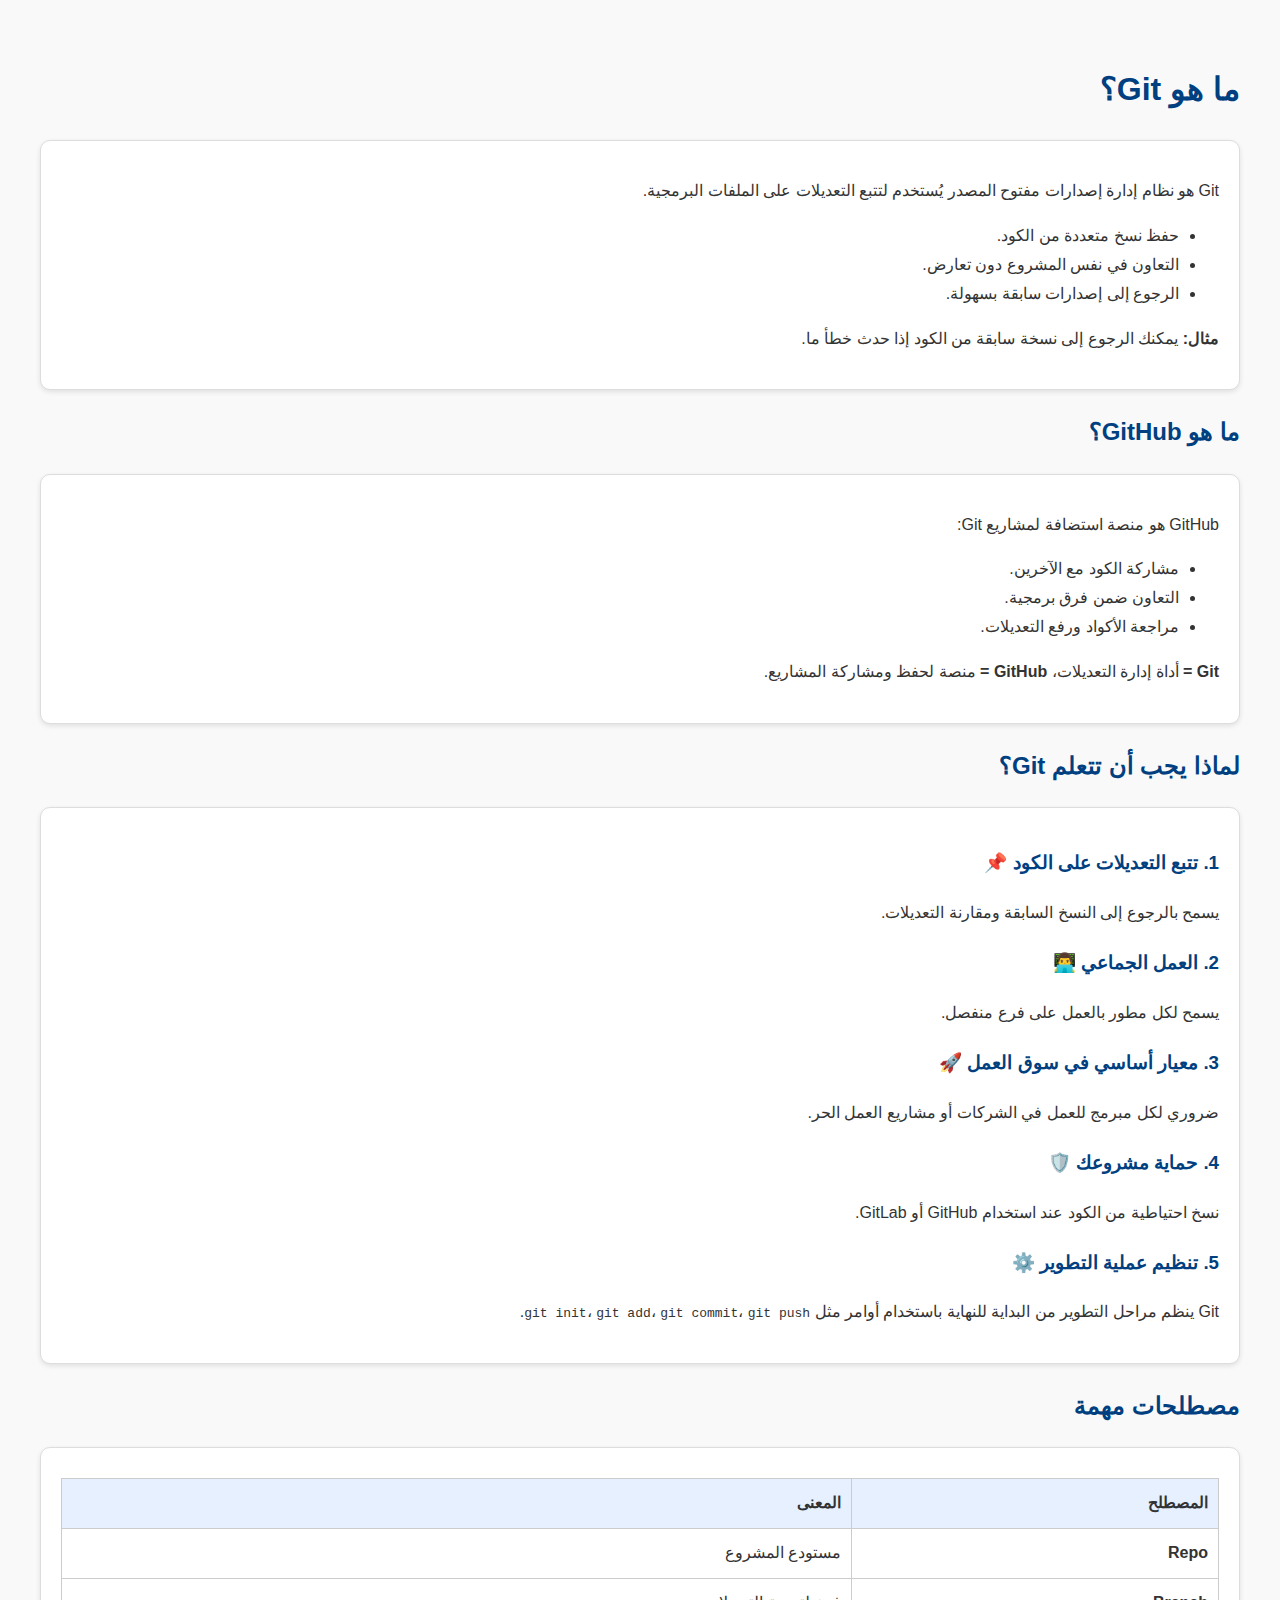
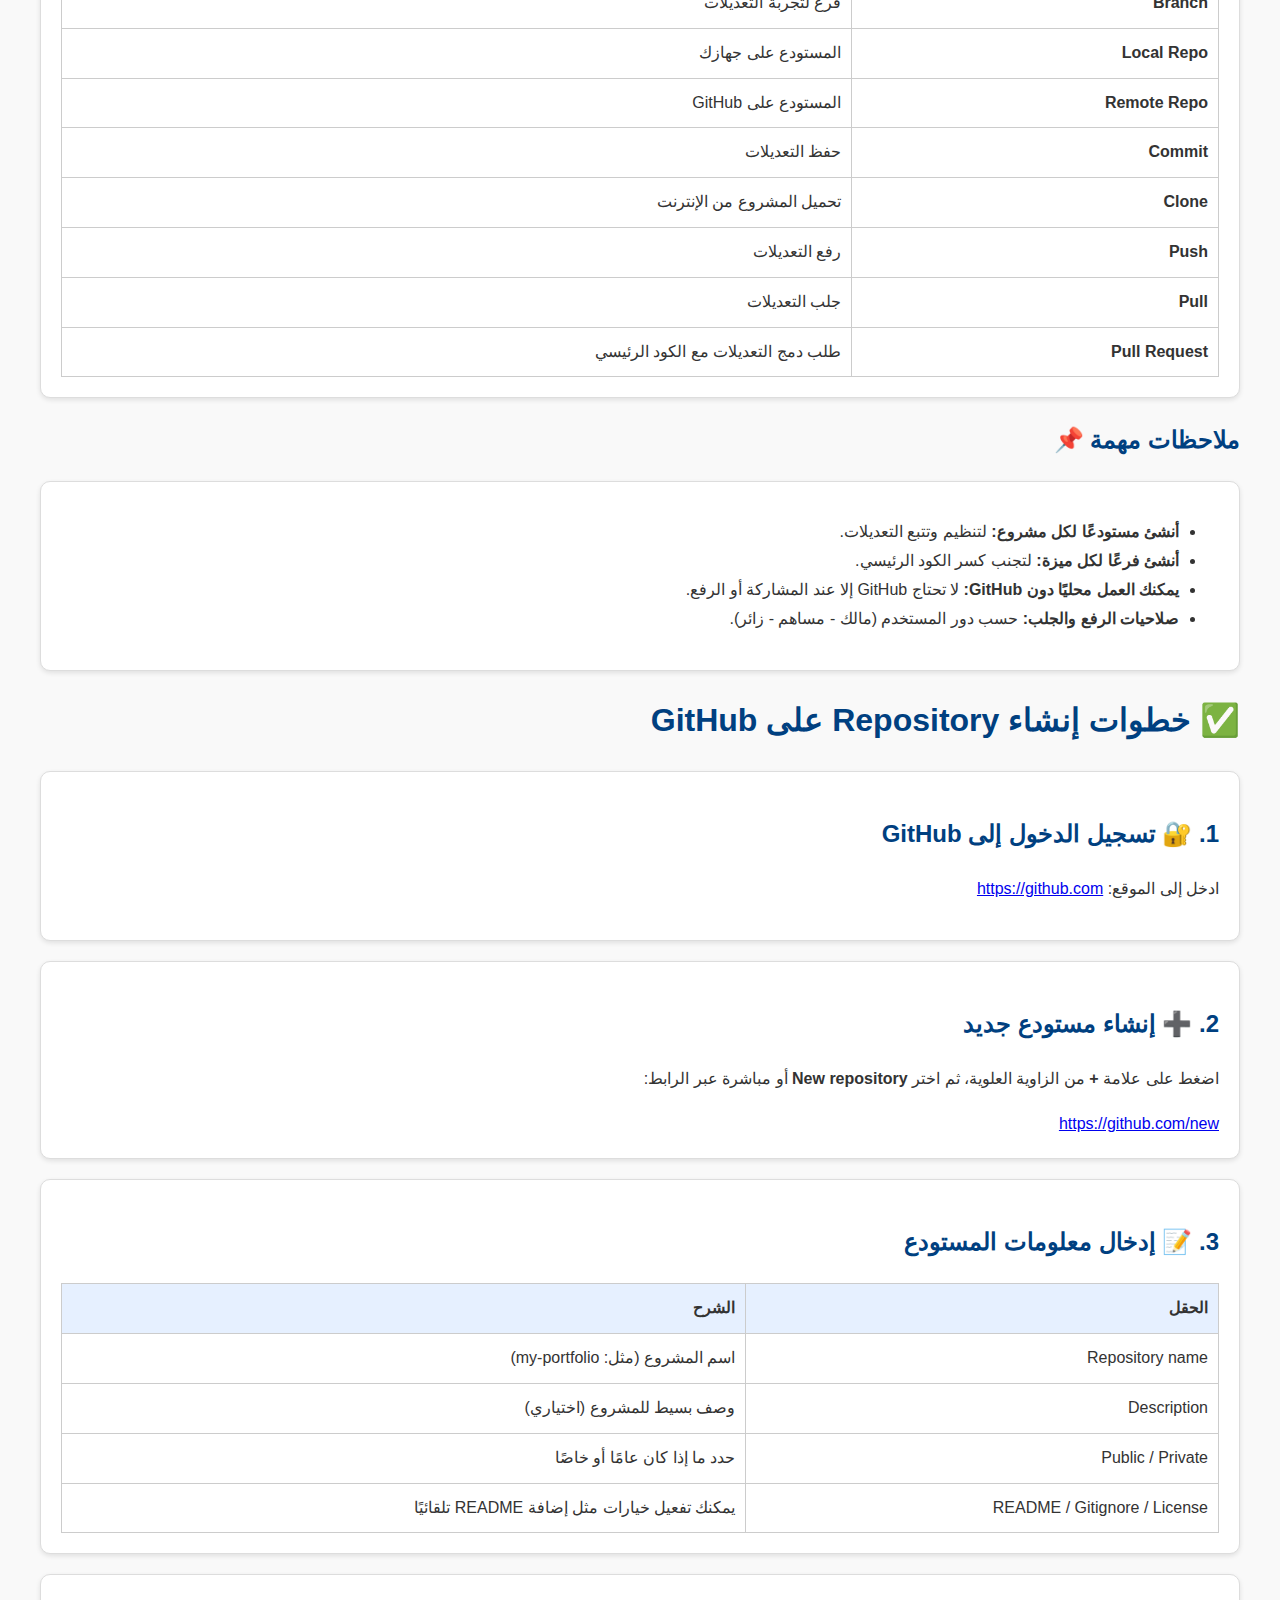
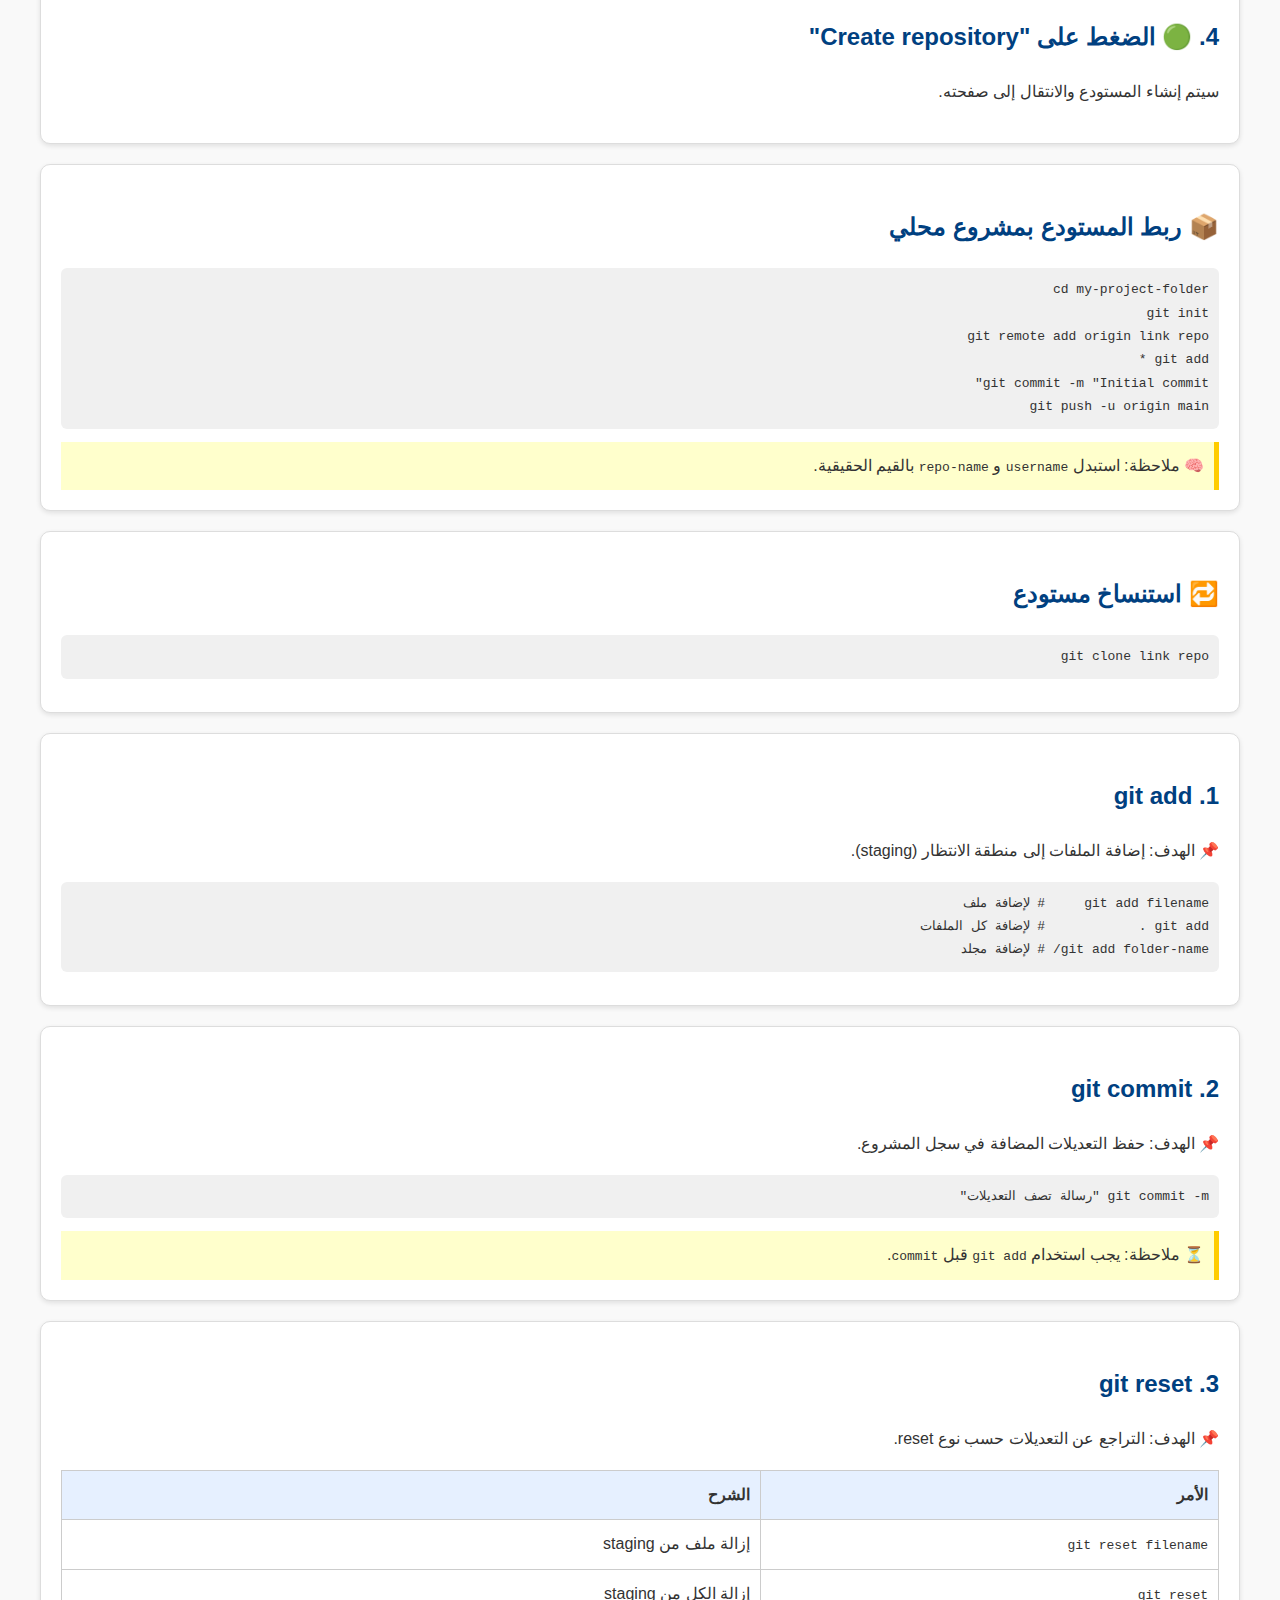
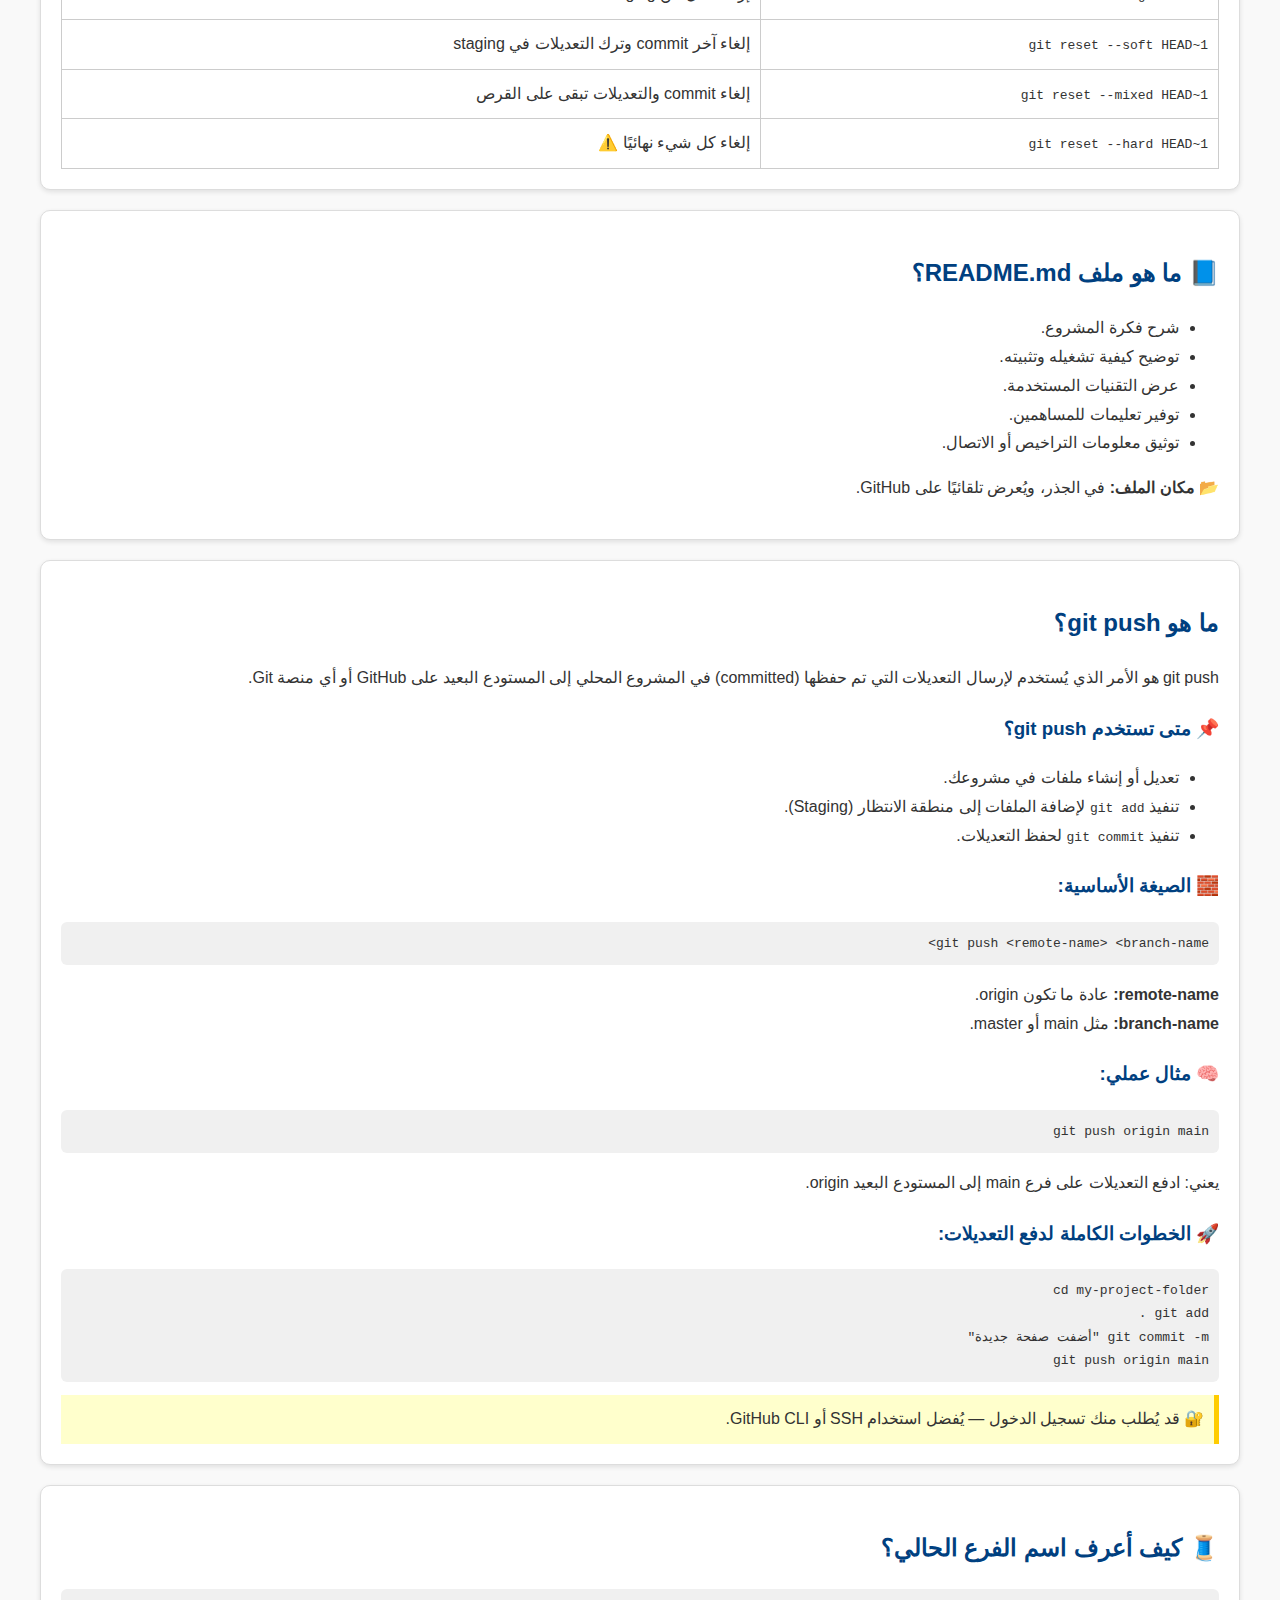
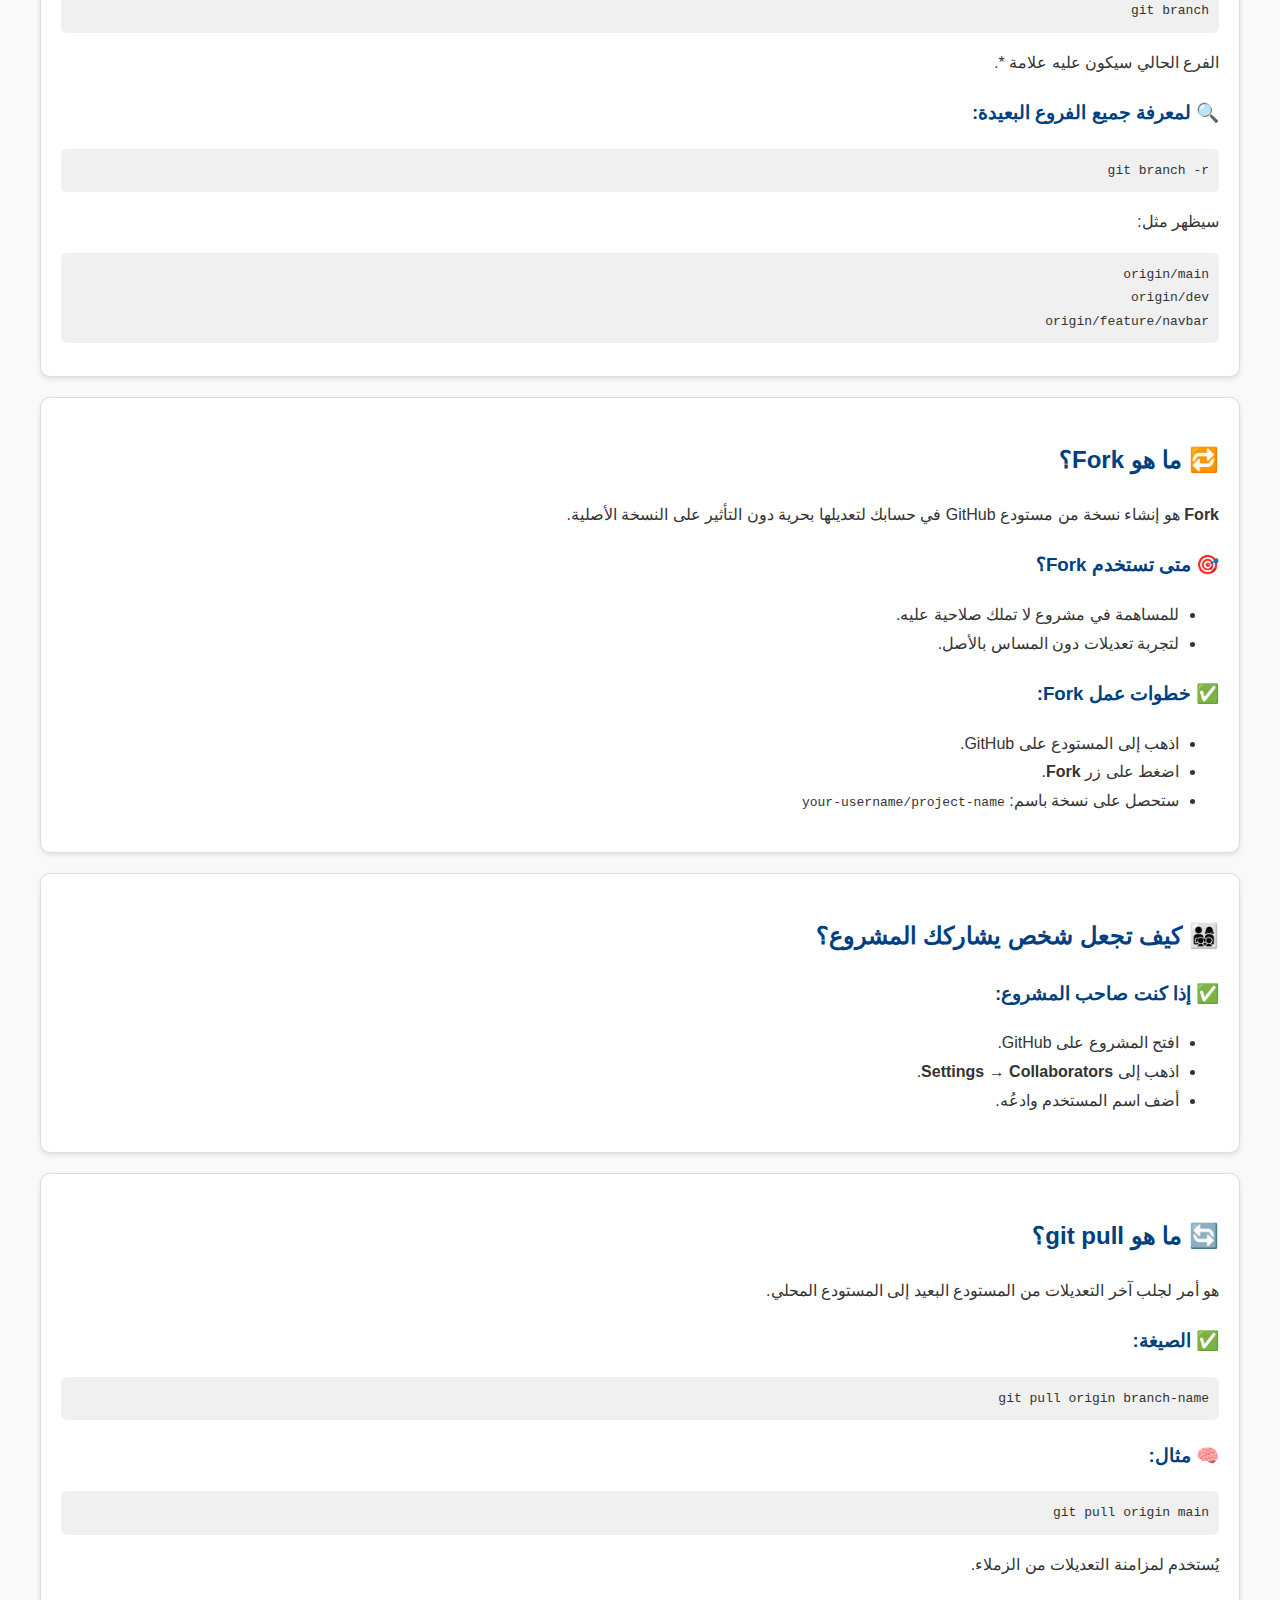
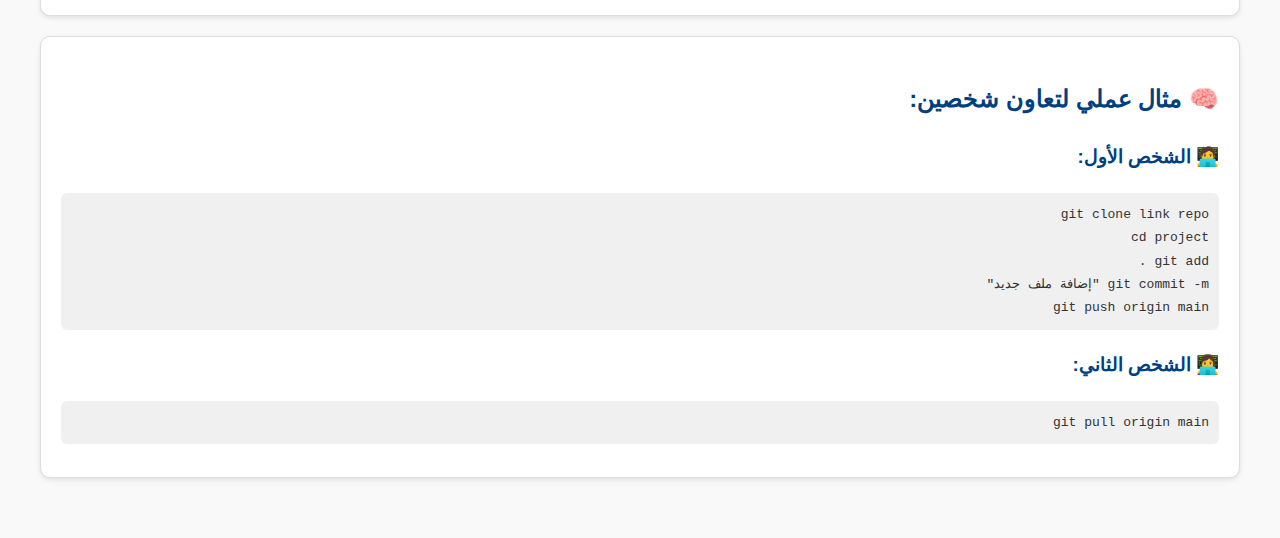
<file: index.html>
<!DOCTYPE html>
<html lang="ar">
  <head>
    <meta charset="UTF-8" />
    <meta name="viewport" content="width=device-width, initial-scale=1.0" />
    <title>دليل Git و GitHub</title>
    <link rel="stylesheet" href="./css/main.css" />
  </head>
  <body>
    <h1>ما هو Git؟</h1>
    <div class="section">
      <p>
        Git هو نظام إدارة إصدارات مفتوح المصدر يُستخدم لتتبع التعديلات على
        الملفات البرمجية.
      </p>
      <ul>
        <li>حفظ نسخ متعددة من الكود.</li>
        <li>التعاون في نفس المشروع دون تعارض.</li>
        <li>الرجوع إلى إصدارات سابقة بسهولة.</li>
      </ul>
      <p>
        <strong>مثال:</strong> يمكنك الرجوع إلى نسخة سابقة من الكود إذا حدث خطأ
        ما.
      </p>
    </div>

    <h2>ما هو GitHub؟</h2>
    <div class="section">
      <p>GitHub هو منصة استضافة لمشاريع Git:</p>
      <ul>
        <li>مشاركة الكود مع الآخرين.</li>
        <li>التعاون ضمن فرق برمجية.</li>
        <li>مراجعة الأكواد ورفع التعديلات.</li>
      </ul>
      <p>
        <strong>Git =</strong> أداة إدارة التعديلات،
        <strong>GitHub =</strong> منصة لحفظ ومشاركة المشاريع.
      </p>
    </div>

    <h2>لماذا يجب أن تتعلم Git؟</h2>
    <div class="section">
      <h3>1. تتبع التعديلات على الكود 📌</h3>
      <p>يسمح بالرجوع إلى النسخ السابقة ومقارنة التعديلات.</p>
      <h3>2. العمل الجماعي 👨‍💻</h3>
      <p>يسمح لكل مطور بالعمل على فرع منفصل.</p>
      <h3>3. معيار أساسي في سوق العمل 🚀</h3>
      <p>ضروري لكل مبرمج للعمل في الشركات أو مشاريع العمل الحر.</p>
      <h3>4. حماية مشروعك 🛡️</h3>
      <p>نسخ احتياطية من الكود عند استخدام GitHub أو GitLab.</p>
      <h3>5. تنظيم عملية التطوير ⚙️</h3>
      <p>
        Git ينظم مراحل التطوير من البداية للنهاية باستخدام أوامر مثل
        <code>git init</code>، <code>git add</code>، <code>git commit</code>،
        <code>git push</code>.
      </p>
    </div>

    <h2>مصطلحات مهمة</h2>
    <div class="section">
      <table>
        <tr>
          <th>المصطلح</th>
          <th>المعنى</th>
        </tr>
        <tr>
          <td><strong>Repo</strong></td>
          <td>مستودع المشروع</td>
        </tr>
        <tr>
          <td><strong>Branch</strong></td>
          <td>فرع لتجربة التعديلات</td>
        </tr>
        <tr>
          <td><strong>Local Repo</strong></td>
          <td>المستودع على جهازك</td>
        </tr>
        <tr>
          <td><strong>Remote Repo</strong></td>
          <td>المستودع على GitHub</td>
        </tr>
        <tr>
          <td><strong>Commit</strong></td>
          <td>حفظ التعديلات</td>
        </tr>
        <tr>
          <td><strong>Clone</strong></td>
          <td>تحميل المشروع من الإنترنت</td>
        </tr>
        <tr>
          <td><strong>Push</strong></td>
          <td>رفع التعديلات</td>
        </tr>
        <tr>
          <td><strong>Pull</strong></td>
          <td>جلب التعديلات</td>
        </tr>
        <tr>
          <td><strong>Pull Request</strong></td>
          <td>طلب دمج التعديلات مع الكود الرئيسي</td>
        </tr>
      </table>
    </div>

    <h2>ملاحظات مهمة 📌</h2>
    <div class="section">
      <ul>
        <li>
          <strong>أنشئ مستودعًا لكل مشروع:</strong> لتنظيم وتتبع التعديلات.
        </li>
        <li><strong>أنشئ فرعًا لكل ميزة:</strong> لتجنب كسر الكود الرئيسي.</li>
        <li>
          <strong>يمكنك العمل محليًا دون GitHub:</strong> لا تحتاج GitHub إلا
          عند المشاركة أو الرفع.
        </li>
        <li>
          <strong>صلاحيات الرفع والجلب:</strong> حسب دور المستخدم (مالك - مساهم
          - زائر).
        </li>
      </ul>
    </div>

    <h1>✅ خطوات إنشاء Repository على GitHub</h1>

    <div class="section">
      <h2>1. 🔐 تسجيل الدخول إلى GitHub</h2>
      <p>
        ادخل إلى الموقع:
        <a href="https://github.com" target="_blank">https://github.com</a>
      </p>
    </div>

    <div class="section">
      <h2>2. ➕ إنشاء مستودع جديد</h2>
      <p>
        اضغط على علامة <strong>+</strong> من الزاوية العلوية، ثم اختر
        <strong>New repository</strong> أو مباشرة عبر الرابط:
      </p>
      <a href="https://github.com/new" target="_blank"
        >https://github.com/new</a
      >
    </div>

    <div class="section">
      <h2>3. 📝 إدخال معلومات المستودع</h2>
      <table>
        <tr>
          <th>الحقل</th>
          <th>الشرح</th>
        </tr>
        <tr>
          <td>Repository name</td>
          <td>اسم المشروع (مثل: my-portfolio)</td>
        </tr>
        <tr>
          <td>Description</td>
          <td>وصف بسيط للمشروع (اختياري)</td>
        </tr>
        <tr>
          <td>Public / Private</td>
          <td>حدد ما إذا كان عامًا أو خاصًا</td>
        </tr>
        <tr>
          <td>README / Gitignore / License</td>
          <td>يمكنك تفعيل خيارات مثل إضافة README تلقائيًا</td>
        </tr>
      </table>
    </div>

    <div class="section">
      <h2>4. 🟢 الضغط على "Create repository"</h2>
      <p>سيتم إنشاء المستودع والانتقال إلى صفحته.</p>
    </div>

    <div class="section">
      <h2>📦 ربط المستودع بمشروع محلي</h2>
      <pre><code>cd my-project-folder
git init
git remote add origin link repo
git add *
git commit -m "Initial commit"
git push -u origin main</code></pre>
      <div class="note">
        🧠 ملاحظة: استبدل <code>username</code> و <code>repo-name</code> بالقيم
        الحقيقية.
      </div>
    </div>

    <div class="section">
      <h2>🔁 استنساخ مستودع</h2>
      <pre><code>git clone link repo</code></pre>
    </div>

    <div class="section">
      <h2>1. git add</h2>
      <p>📌 الهدف: إضافة الملفات إلى منطقة الانتظار (staging).</p>
      <pre><code>git add filename     # لإضافة ملف
git add .            # لإضافة كل الملفات
git add folder-name/ # لإضافة مجلد</code></pre>
    </div>

    <div class="section">
      <h2>2. git commit</h2>
      <p>📌 الهدف: حفظ التعديلات المضافة في سجل المشروع.</p>
      <pre><code>git commit -m "رسالة تصف التعديلات"</code></pre>
      <div class="note">
        ⏳ ملاحظة: يجب استخدام <code>git add</code> قبل <code>commit</code>.
      </div>
    </div>

    <div class="section">
      <h2>3. git reset</h2>
      <p>📌 الهدف: التراجع عن التعديلات حسب نوع reset.</p>
      <table>
        <tr>
          <th>الأمر</th>
          <th>الشرح</th>
        </tr>
        <tr>
          <td><code>git reset filename</code></td>
          <td>إزالة ملف من staging</td>
        </tr>
        <tr>
          <td><code>git reset</code></td>
          <td>إزالة الكل من staging</td>
        </tr>
        <tr>
          <td><code>git reset --soft HEAD~1</code></td>
          <td>إلغاء آخر commit وترك التعديلات في staging</td>
        </tr>
        <tr>
          <td><code>git reset --mixed HEAD~1</code></td>
          <td>إلغاء commit والتعديلات تبقى على القرص</td>
        </tr>
        <tr>
          <td><code>git reset --hard HEAD~1</code></td>
          <td>إلغاء كل شيء نهائيًا ⚠️</td>
        </tr>
      </table>
    </div>

    <div class="section">
      <h2>📘 ما هو ملف README.md؟</h2>
      <ul>
        <li>شرح فكرة المشروع.</li>
        <li>توضيح كيفية تشغيله وتثبيته.</li>
        <li>عرض التقنيات المستخدمة.</li>
        <li>توفير تعليمات للمساهمين.</li>
        <li>توثيق معلومات التراخيص أو الاتصال.</li>
      </ul>
      <p>
        <strong>📂 مكان الملف:</strong> في الجذر، ويُعرض تلقائيًا على GitHub.
      </p>
    </div>

    <div class="section">
      <h2>ما هو git push؟</h2>
      <p>
        git push هو الأمر الذي يُستخدم لإرسال التعديلات التي تم حفظها
        (committed) في المشروع المحلي إلى المستودع البعيد على GitHub أو أي منصة
        Git.
      </p>
      <h3>📌 متى تستخدم git push؟</h3>
      <ul>
        <li>تعديل أو إنشاء ملفات في مشروعك.</li>
        <li>
          تنفيذ <code>git add</code> لإضافة الملفات إلى منطقة الانتظار
          (Staging).
        </li>
        <li>تنفيذ <code>git commit</code> لحفظ التعديلات.</li>
      </ul>
      <h3>🧱 الصيغة الأساسية:</h3>
      <pre><code>git push &lt;remote-name&gt; &lt;branch-name&gt;</code></pre>
      <p>
        <strong>remote-name:</strong> عادة ما تكون origin.<br />
        <strong>branch-name:</strong> مثل main أو master.
      </p>
      <h3>🧠 مثال عملي:</h3>
      <pre><code>git push origin main</code></pre>
      <p>يعني: ادفع التعديلات على فرع main إلى المستودع البعيد origin.</p>
      <h3>🚀 الخطوات الكاملة لدفع التعديلات:</h3>
      <pre><code>cd my-project-folder
git add .
git commit -m "أضفت صفحة جديدة"
git push origin main</code></pre>
      <div class="note">
        🔐 قد يُطلب منك تسجيل الدخول — يُفضل استخدام SSH أو GitHub CLI.
      </div>
    </div>

    <div class="section">
      <h2>🧵 كيف أعرف اسم الفرع الحالي؟</h2>
      <pre><code>git branch</code></pre>
      <p>الفرع الحالي سيكون عليه علامة *.</p>
      <h3>🔍 لمعرفة جميع الفروع البعيدة:</h3>
      <pre><code>git branch -r</code></pre>
      <p>سيظهر مثل:</p>
      <pre><code>origin/main
origin/dev
origin/feature/navbar</code></pre>
    </div>

    <div class="section">
      <h2>🔁 ما هو Fork؟</h2>
      <p>
        <strong>Fork</strong> هو إنشاء نسخة من مستودع GitHub في حسابك لتعديلها
        بحرية دون التأثير على النسخة الأصلية.
      </p>
      <h3>🎯 متى تستخدم Fork؟</h3>
      <ul>
        <li>للمساهمة في مشروع لا تملك صلاحية عليه.</li>
        <li>لتجربة تعديلات دون المساس بالأصل.</li>
      </ul>
      <h3>✅ خطوات عمل Fork:</h3>
      <ul>
        <li>اذهب إلى المستودع على GitHub.</li>
        <li>اضغط على زر <strong>Fork</strong>.</li>
        <li>ستحصل على نسخة باسم: <code>your-username/project-name</code></li>
      </ul>
    </div>

    <div class="section">
      <h2>👨‍👩‍👧‍👦 كيف تجعل شخص يشاركك المشروع؟</h2>
      <h3>✅ إذا كنت صاحب المشروع:</h3>
      <ul>
        <li>افتح المشروع على GitHub.</li>
        <li>اذهب إلى <strong>Settings → Collaborators</strong>.</li>
        <li>أضف اسم المستخدم وادعُه.</li>
      </ul>
    </div>

    <div class="section">
      <h2>🔄 ما هو git pull؟</h2>
      <p>هو أمر لجلب آخر التعديلات من المستودع البعيد إلى المستودع المحلي.</p>
      <h3>✅ الصيغة:</h3>
      <pre><code>git pull origin branch-name</code></pre>
      <h3>🧠 مثال:</h3>
      <pre><code>git pull origin main</code></pre>
      <p>يُستخدم لمزامنة التعديلات من الزملاء.</p>
    </div>

    <div class="section">
      <h2>🧠 مثال عملي لتعاون شخصين:</h2>
      <h3>🧑‍💻 الشخص الأول:</h3>
      <pre><code>git clone link repo
cd project
git add .
git commit -m "إضافة ملف جديد"
git push origin main</code></pre>
      <h3>👩‍💻 الشخص الثاني:</h3>
      <pre><code>git pull origin main</code></pre>
    </div>
  </body>
</html>
</file>
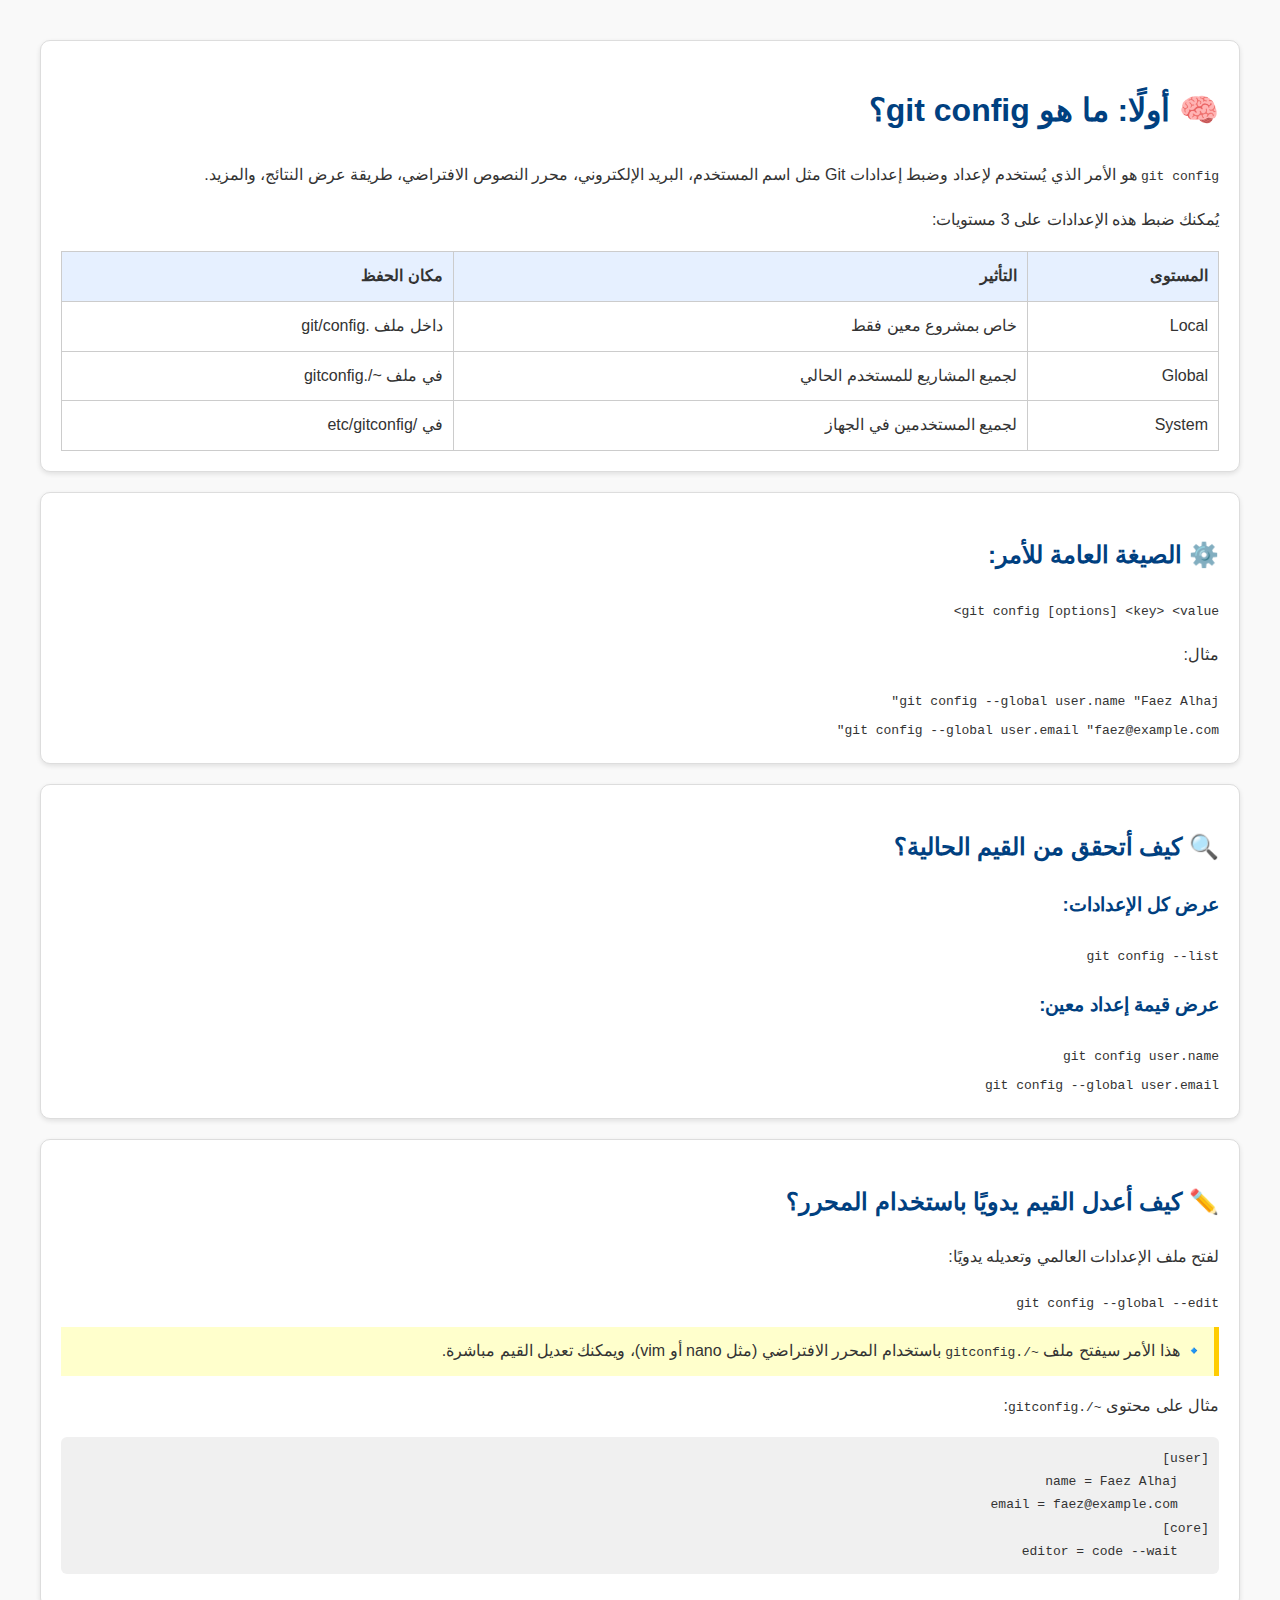
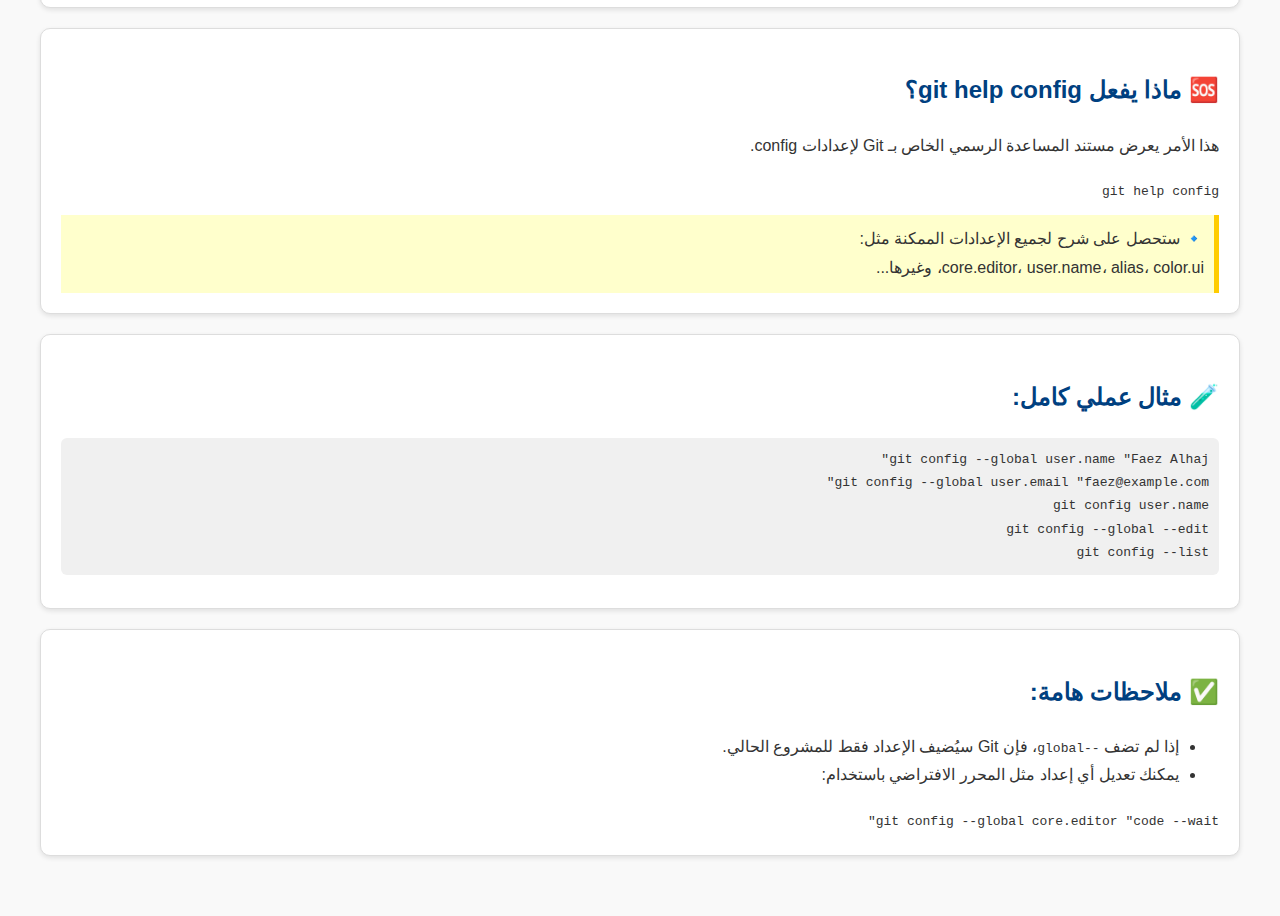
<file: git_config/git_config_guide.html>
<!DOCTYPE html>
<html lang="ar" dir="rtl">
<head>
    <meta charset="UTF-8">
    <meta name="viewport" content="width=device-width, initial-scale=1.0">
    <title>git config شرح</title>
    <link rel="stylesheet" href="../css/main.css">
</head>
<body>
    <div class="section">
        <h1>🧠 أولًا: ما هو git config؟</h1>
        <p><code>git config</code> هو الأمر الذي يُستخدم لإعداد وضبط إعدادات Git مثل اسم المستخدم، البريد الإلكتروني، محرر النصوص الافتراضي، طريقة عرض النتائج، والمزيد.</p>
        <p>يُمكنك ضبط هذه الإعدادات على 3 مستويات:</p>
        <table>
            <tr>
                <th>المستوى</th>
                <th>التأثير</th>
                <th>مكان الحفظ</th>
            </tr>
            <tr>
                <td>Local</td>
                <td>خاص بمشروع معين فقط</td>
                <td>داخل ملف .git/config</td>
            </tr>
            <tr>
                <td>Global</td>
                <td>لجميع المشاريع للمستخدم الحالي</td>
                <td>في ملف ~/.gitconfig</td>
            </tr>
            <tr>
                <td>System</td>
                <td>لجميع المستخدمين في الجهاز</td>
                <td>في /etc/gitconfig</td>
            </tr>
        </table>
    </div>

    <div class="section">
        <h2>⚙️ الصيغة العامة للأمر:</h2>
        <p><code>git config [options] &lt;key&gt; &lt;value&gt;</code></p>
        <p>مثال:</p>
        <code>git config --global user.name "Faez Alhaj"</code><br>
        <code>git config --global user.email "faez@example.com"</code>
    </div>

    <div class="section">
        <h2>🔍 كيف أتحقق من القيم الحالية؟</h2>
        <h3>عرض كل الإعدادات:</h3>
        <code>git config --list</code>

        <h3>عرض قيمة إعداد معين:</h3>
        <code>git config user.name</code><br>
        <code>git config --global user.email</code>
    </div>

    <div class="section">
        <h2>✏️ كيف أعدل القيم يدويًا باستخدام المحرر؟</h2>
        <p>لفتح ملف الإعدادات العالمي وتعديله يدويًا:</p>
        <code>git config --global --edit</code>
        <div class="note">
            🔹 هذا الأمر سيفتح ملف <code>~/.gitconfig</code> باستخدام المحرر الافتراضي (مثل nano أو vim)، ويمكنك تعديل القيم مباشرة.
        </div>
        <p>مثال على محتوى <code>~/.gitconfig</code>:</p>
        <pre><code>[user]
    name = Faez Alhaj
    email = faez@example.com
[core]
    editor = code --wait</code></pre>
    </div>

    <div class="section">
        <h2>🆘 ماذا يفعل git help config؟</h2>
        <p>هذا الأمر يعرض مستند المساعدة الرسمي الخاص بـ Git لإعدادات config.</p>
        <code>git help config</code>
        <div class="note">
            🔹 ستحصل على شرح لجميع الإعدادات الممكنة مثل:<br>
            core.editor، user.name، alias، color.ui، وغيرها...
        </div>
    </div>

    <div class="section">
        <h2>🧪 مثال عملي كامل:</h2>
        <pre><code>git config --global user.name "Faez Alhaj"
git config --global user.email "faez@example.com"
git config user.name
git config --global --edit
git config --list</code></pre>
    </div>

    <div class="section">
        <h2>✅ ملاحظات هامة:</h2>
        <ul>
            <li>إذا لم تضف <code>--global</code>، فإن Git سيُضيف الإعداد فقط للمشروع الحالي.</li>
            <li>يمكنك تعديل أي إعداد مثل المحرر الافتراضي باستخدام:</li>
        </ul>
        <code>git config --global core.editor "code --wait"</code>
    </div>
</body>
</html>
</file>
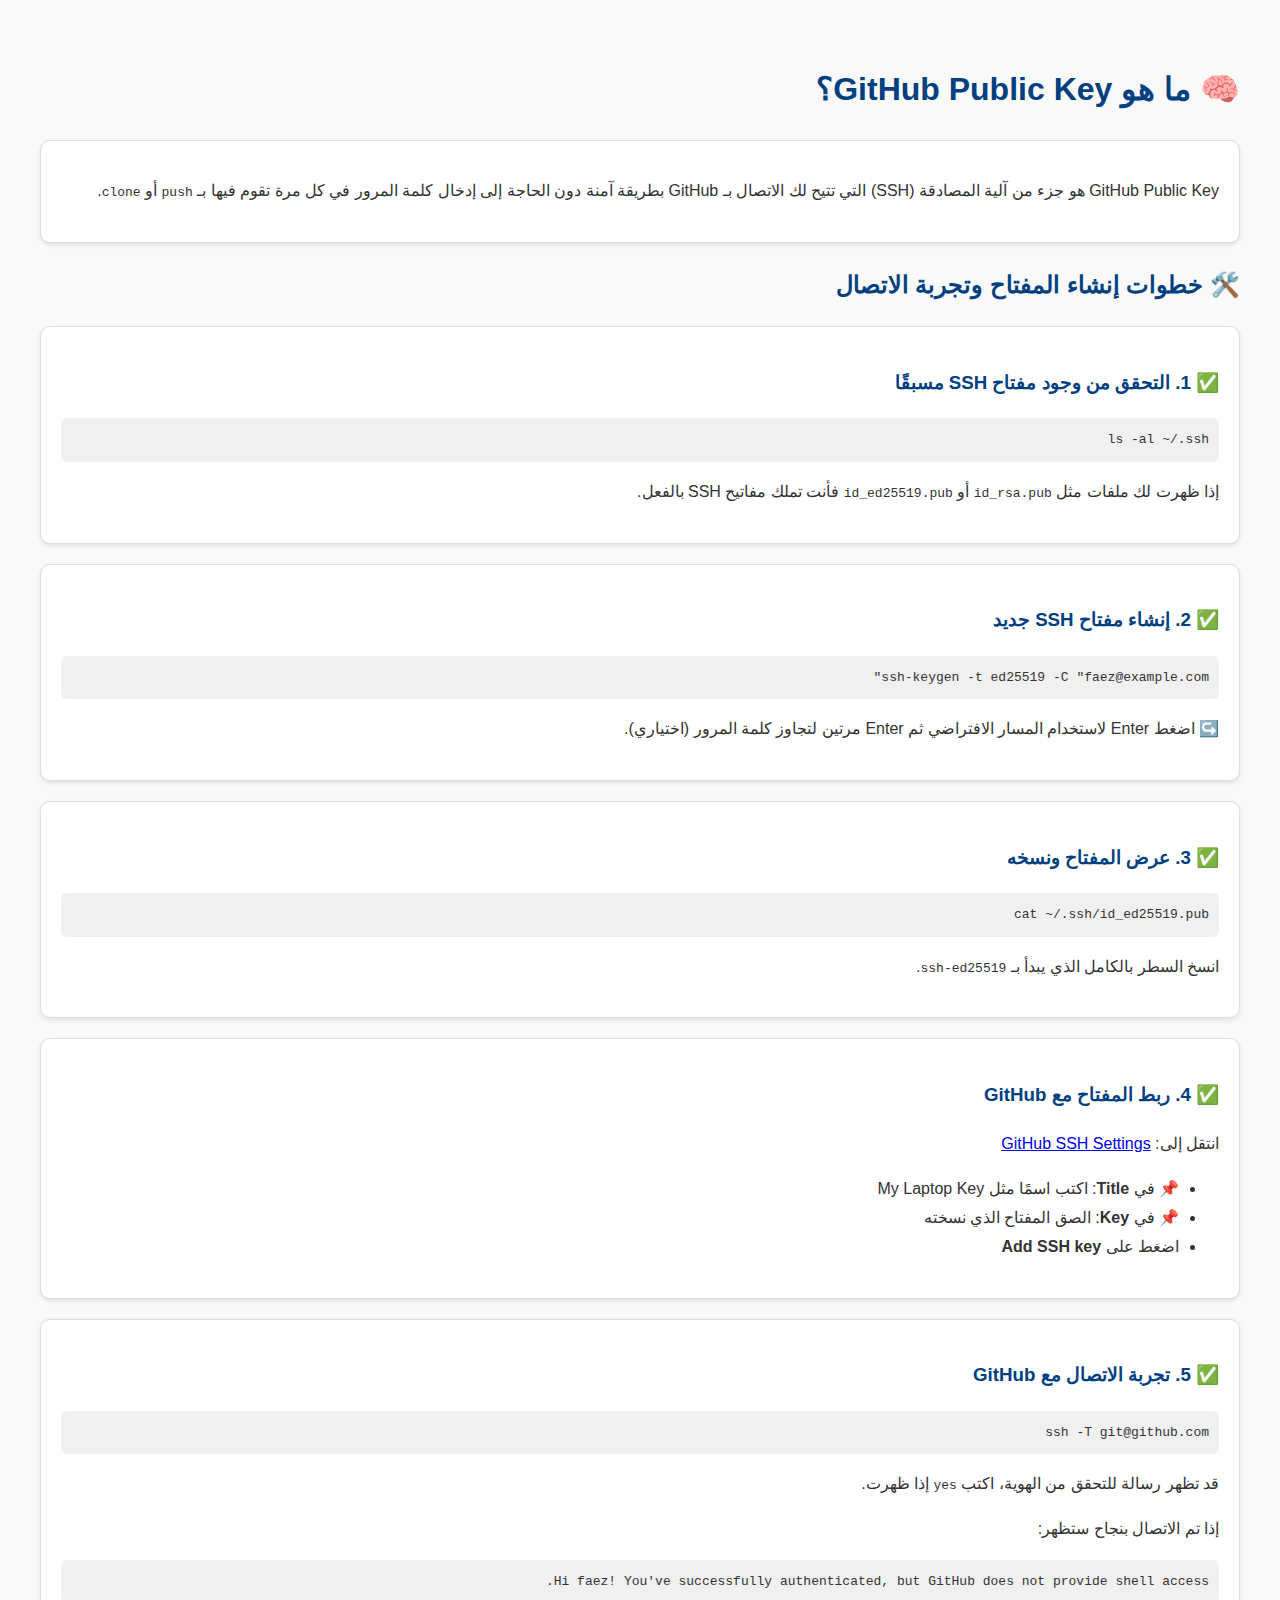
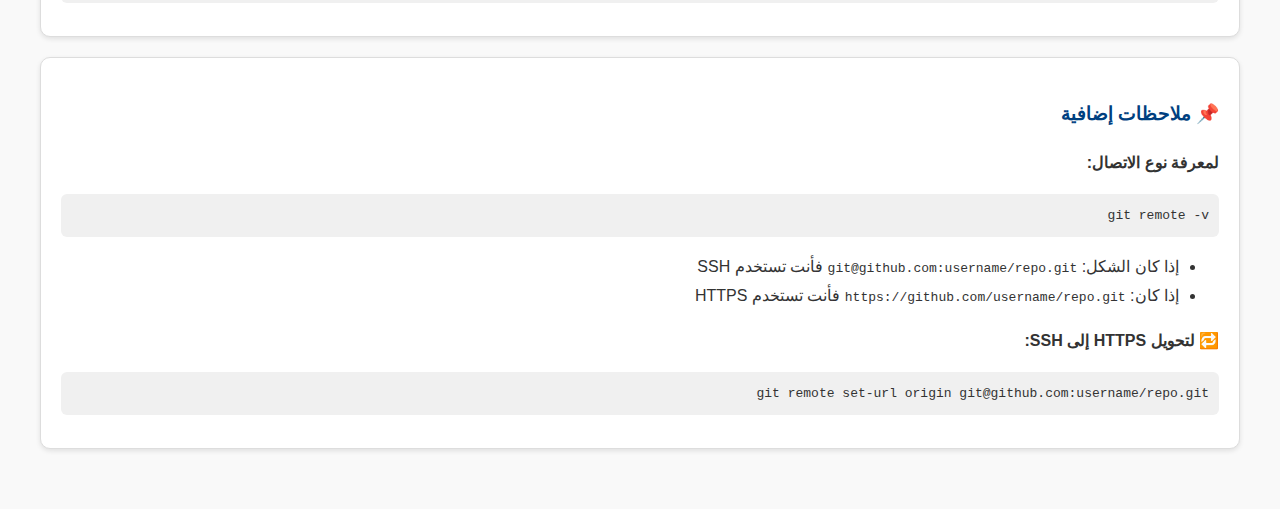
<file: githubPublicKey/gitHubPublicKey.html>
<!DOCTYPE html>
<html lang="ar" dir="rtl">
<head>
  <meta charset="UTF-8" />
  <meta name="viewport" content="width=device-width, initial-scale=1.0" />
  <title>إنشاء GitHub Public Key</title>
  <style>

  </style>


<link rel="stylesheet" href="../css/main.css">
</head>
<body>

  <h1>🧠 ما هو GitHub Public Key؟</h1>
  <div class="section">
    <p>GitHub Public Key هو جزء من آلية المصادقة (SSH) التي تتيح لك الاتصال بـ GitHub بطريقة آمنة دون الحاجة إلى إدخال كلمة المرور في كل مرة تقوم فيها بـ <code>push</code> أو <code>clone</code>.</p>
  </div>

  <h2>🛠️ خطوات إنشاء المفتاح وتجربة الاتصال</h2>

  <div class="section">
    <h3>✅ 1. التحقق من وجود مفتاح SSH مسبقًا</h3>
    <pre><code>ls -al ~/.ssh</code></pre>
    <p>إذا ظهرت لك ملفات مثل <code>id_rsa.pub</code> أو <code>id_ed25519.pub</code> فأنت تملك مفاتيح SSH بالفعل.</p>
  </div>

  <div class="section">
    <h3>✅ 2. إنشاء مفتاح SSH جديد</h3>
    <pre><code>ssh-keygen -t ed25519 -C "faez@example.com"</code></pre>
    <p>↪️ اضغط Enter لاستخدام المسار الافتراضي ثم Enter مرتين لتجاوز كلمة المرور (اختياري).</p>
  </div>

  <div class="section">
    <h3>✅ 3. عرض المفتاح ونسخه</h3>
    <pre><code>cat ~/.ssh/id_ed25519.pub</code></pre>
    <p>انسخ السطر بالكامل الذي يبدأ بـ <code>ssh-ed25519</code>.</p>
  </div>

  <div class="section">
    <h3>✅ 4. ربط المفتاح مع GitHub</h3>
    <p>انتقل إلى: <a href="https://github.com/settings/keys" target="_blank">GitHub SSH Settings</a></p>
    <ul>
      <li>📌 في <strong>Title</strong>: اكتب اسمًا مثل My Laptop Key</li>
      <li>📌 في <strong>Key</strong>: الصق المفتاح الذي نسخته</li>
      <li>اضغط على <strong>Add SSH key</strong></li>
    </ul>
  </div>

  <div class="section">
    <h3>✅ 5. تجربة الاتصال مع GitHub</h3>
    <pre><code>ssh -T git@github.com</code></pre>
    <p>قد تظهر رسالة للتحقق من الهوية، اكتب <code>yes</code> إذا ظهرت.</p>
    <p>إذا تم الاتصال بنجاح ستظهر:</p>
    <pre><code>Hi faez! You've successfully authenticated, but GitHub does not provide shell access.</code></pre>
  </div>

  <div class="section">
    <h3>📌 ملاحظات إضافية</h3>
    <p><strong>لمعرفة نوع الاتصال:</strong></p>
    <pre><code>git remote -v</code></pre>
    <ul>
      <li>إذا كان الشكل: <code>git@github.com:username/repo.git</code> فأنت تستخدم SSH</li>
      <li>إذا كان: <code>https://github.com/username/repo.git</code> فأنت تستخدم HTTPS</li>
    </ul>

    <p><strong>🔁 لتحويل HTTPS إلى SSH:</strong></p>
    <pre><code>git remote set-url origin git@github.com:username/repo.git</code></pre>
  </div>

</body>
</html>
</file>
<file: css/main.css>
body {
  font-family: "Segoe UI", Tahoma, Geneva, Verdana, sans-serif;
  line-height: 1.8;
  background-color: #f9f9f9;
  color: #333;
  direction: rtl;
  padding: 2rem;
}
h1,
h2,
h3 {
  color: #004080;
}
.section {
  background: #ffffff;
  border: 1px solid #ddd;
  border-radius: 10px;
  padding: 20px;
  margin-bottom: 20px;
  box-shadow: 0 2px 5px rgba(0, 0, 0, 0.1);
}
table {
  width: 100%;
  border-collapse: collapse;
  margin-top: 10px;
}
table,
th,
td {
  border: 1px solid #ccc;
}
th,
td {
  padding: 10px;
  text-align: right;
}
th {
  background-color: #e6f0ff;
}
.note {
  background-color: #ffffcc;
  padding: 10px;
  margin-top: 10px;
  border-right: 5px solid #ffcc00;
}

.btn {
  padding: 10px 20px;
  border: none;
  outline: none;
  background: black;
  color: white;
  border-radius: 20px;

}
.btn a {
  text-underline-offset: none;
  color:white;
  font-size: 20px;
  font-weight: 500;

}



    pre {
      background-color: #f0f0f0;
      padding: 10px;
      border-radius: 6px;
      overflow-x: auto;
    }
</file>
